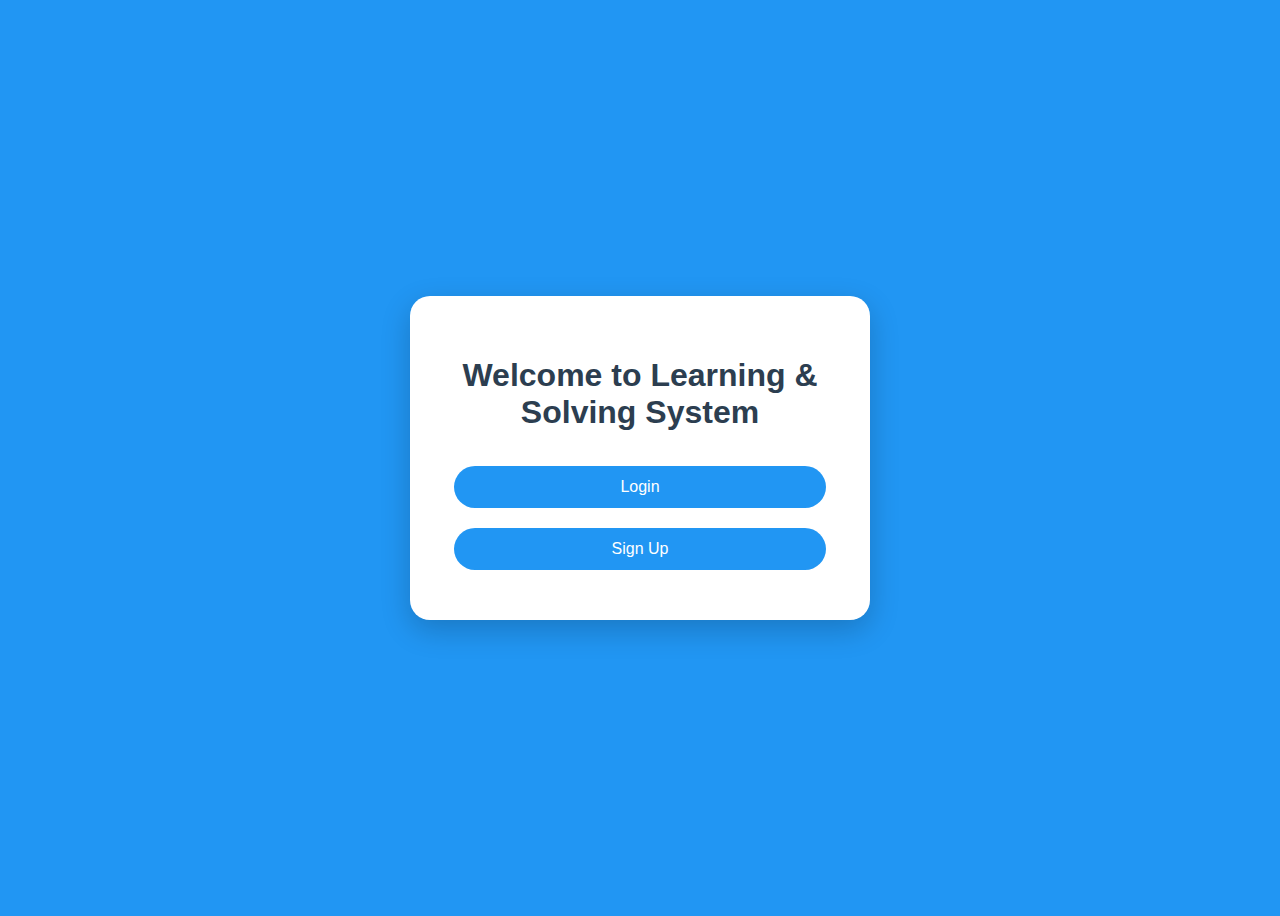
<file: home.html>
<!DOCTYPE html>
<html lang="en">
<head>
    <meta charset="UTF-8">
    <meta name="viewport" content="width=device-width, initial-scale=1.0">
    <title>Learning and Solving System</title>
    <link rel="stylesheet" href="style.css">
</head>
<body>
    <div class="container">
        <h1>Welcome to Learning & Solving System</h1>
        <div class="buttons">
            <a href="login.html" class="btn">Login</a>
            <a href="signup.html" class="btn">Sign Up</a>
        </div>
    </div>
    <script>
    document.addEventListener('DOMContentLoaded', function () {
        const form = document.querySelector("form");
        form.addEventListener("submit", function (e) {
            e.preventDefault(); // prevent page refresh for demo

            const role = document.getElementById("role").value;
            const name = document.getElementById("email").value.split('@')[0];

            alert(`Welcome ${name}! You are logged in as a ${role.toUpperCase()}.`);
        });
    });
</script>

</body>
</html>
</file>
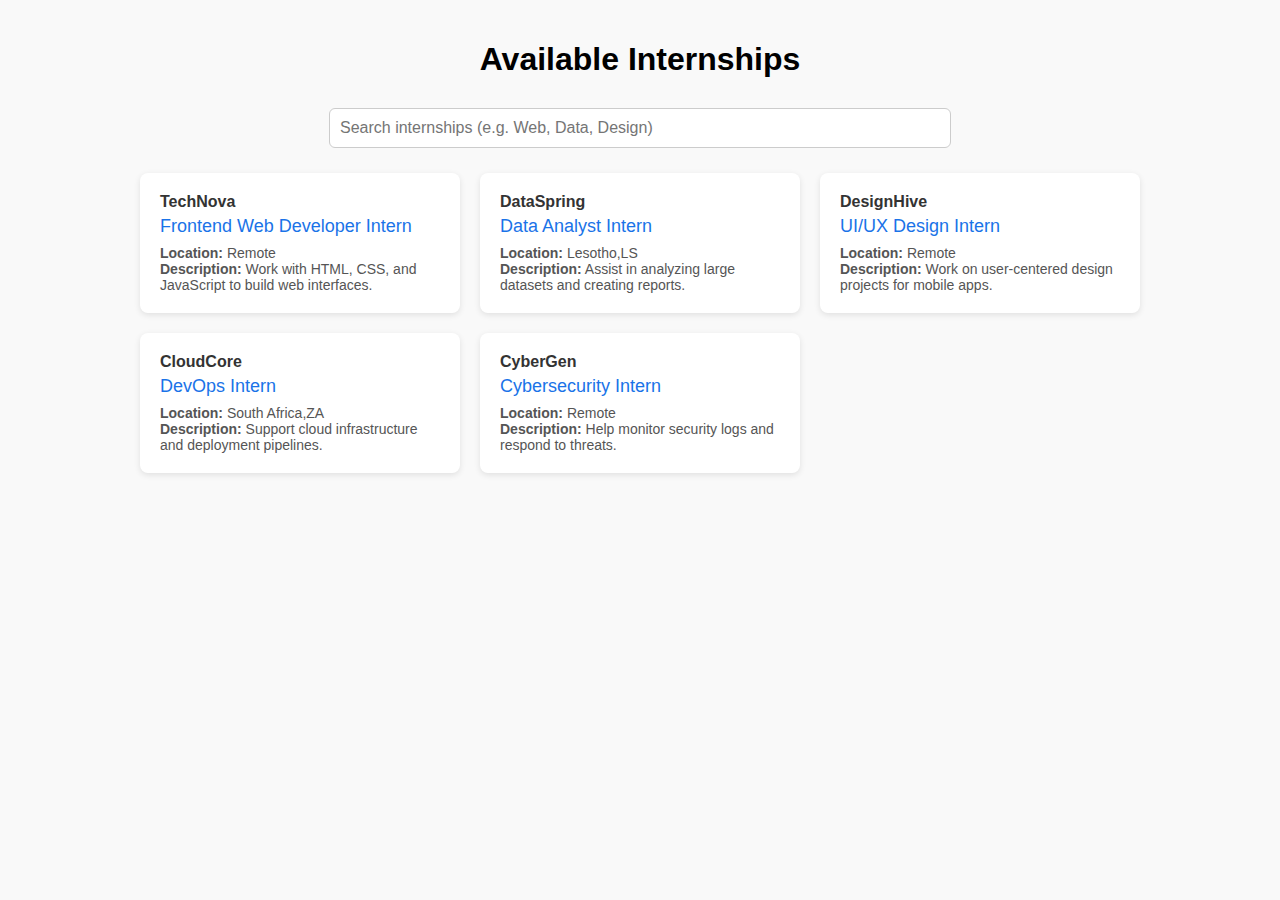
<file: intenship.html>
<!DOCTYPE html>
<html lang="en">
<head>
  <meta charset="UTF-8">
  <meta name="viewport" content="width=device-width, initial-scale=1">
  <title>Internship Opportunities</title>
  <style>
    body {
      font-family: Arial, sans-serif;
      background: #f9f9f9;
      margin: 0;
      padding: 20px;
    }

    .container {
      max-width: 1000px;
      margin: auto;
    }

    h1 {
      text-align: center;
      margin-bottom: 30px;
    }

    .search-bar {
      margin-bottom: 25px;
      text-align: center;
    }

    .search-bar input {
      width: 60%;
      padding: 10px;
      border-radius: 6px;
      border: 1px solid #ccc;
      font-size: 16px;
    }

    .internship-list {
      display: grid;
      grid-template-columns: repeat(auto-fit, minmax(300px, 1fr));
      gap: 20px;
    }

    .internship-card {
      background: white;
      padding: 20px;
      border-radius: 8px;
      box-shadow: 0 2px 6px rgba(0,0,0,0.1);
      transition: 0.3s ease;
    }

    .internship-card:hover {
      transform: translateY(-5px);
    }

    .company {
      font-weight: bold;
      color: #333;
      margin-bottom: 5px;
    }

    .position {
      font-size: 18px;
      margin-bottom: 8px;
      color: #1a73e8;
    }

    .details {
      color: #555;
      font-size: 14px;
    }
  </style>
</head>
<body>

<div class="container">
  <h1>Available Internships</h1>

  <div class="search-bar">
    <input type="text" id="searchInput" placeholder="Search internships (e.g. Web, Data, Design)" onkeyup="filterInternships()">
  </div>

  <div class="internship-list" id="internshipList">
    <!-- Internship cards will go here -->
  </div>
</div>

<script>
  const internships = [
    {
      company: "TechNova",
      position: "Frontend Web Developer Intern",
      location: "Remote",
      description: "Work with HTML, CSS, and JavaScript to build web interfaces."
    },
    {
      company: "DataSpring",
      position: "Data Analyst Intern",
      location: "Lesotho,LS",
      description: "Assist in analyzing large datasets and creating reports."
    },
    {
      company: "DesignHive",
      position: "UI/UX Design Intern",
      location: "Remote",
      description: "Work on user-centered design projects for mobile apps."
    },
    {
      company: "CloudCore",
      position: "DevOps Intern",
      location: "South Africa,ZA",
      description: "Support cloud infrastructure and deployment pipelines."
    },
    {
      company: "CyberGen",
      position: "Cybersecurity Intern",
      location: "Remote",
      description: "Help monitor security logs and respond to threats."
    }
  ];

  function renderInternships(list) {
    const container = document.getElementById('internshipList');
    container.innerHTML = "";

    list.forEach((item) => {
      const card = document.createElement("div");
      card.className = "internship-card";
      card.innerHTML = `
        <div class="company">${item.company}</div>
        <div class="position">${item.position}</div>
        <div class="details"><strong>Location:</strong> ${item.location}</div>
        <div class="details"><strong>Description:</strong> ${item.description}</div>
      `;
      container.appendChild(card);
    });
  }

  function filterInternships() {
    const keyword = document.getElementById("searchInput").value.toLowerCase();
    const filtered = internships.filter(item =>
      item.company.toLowerCase().includes(keyword) ||
      item.position.toLowerCase().includes(keyword) ||
      item.description.toLowerCase().includes(keyword)
    );
    renderInternships(filtered);
  }

  // Initial render
  renderInternships(internships);
</script>

</body>
</html>
</file>
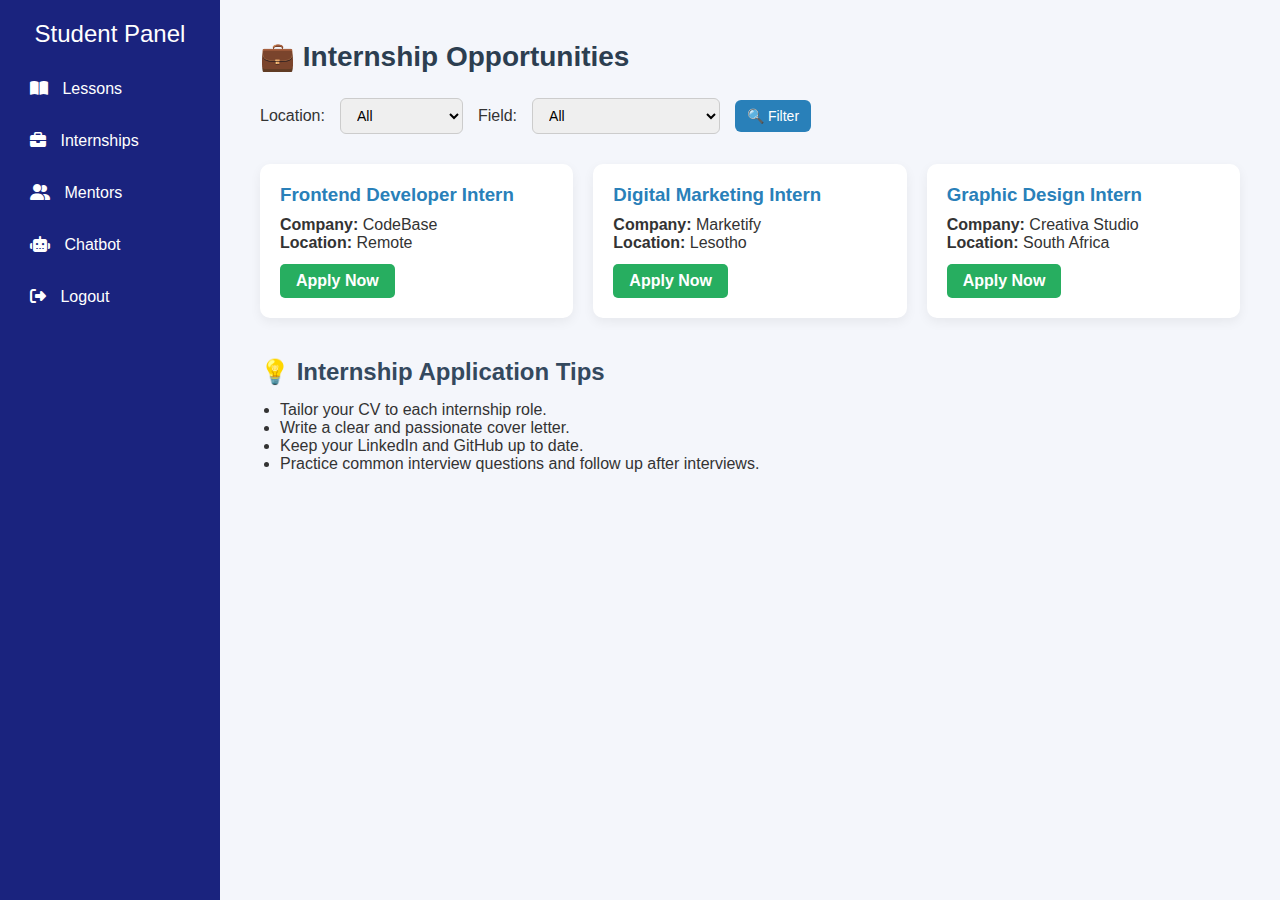
<file: intern.html>
<!DOCTYPE html>
<html lang="en">
<head>
  <meta charset="UTF-8" />
  <meta name="viewport" content="width=device-width, initial-scale=1.0"/>
  <title>Internships</title>
  <link rel="stylesheet" href="https://cdnjs.cloudflare.com/ajax/libs/font-awesome/6.5.0/css/all.min.css"/>
  <style>
    * {
      box-sizing: border-box;
      margin: 0;
      padding: 0;
    }

    body {
      font-family: 'Segoe UI', Tahoma, Geneva, Verdana, sans-serif;
      background-color: #f4f6fb;
      color: #333333;
    }

    .container {
      display: flex;
      min-height: 100vh;
    }

/* Sidebar */
.sidebar {
  width: 220px;
  background: #1a237e;
  color: white;
  padding: 20px;
}

.sidebar .logo {
  font-size: 24px;
  margin-bottom: 20px;
  text-align: center;
}

.sidebar nav a {
  display: block;
  color: white;
  padding: 12px 10px;
  margin-bottom: 10px;
  text-decoration: none;
  border-radius: 5px;
  transition: background 0.3s;
}

.sidebar nav a i {
  margin-right: 10px;
}

.sidebar nav a:hover {
  background: #3949ab;
}
    .main-content {
      flex: 1;
      padding: 40px;
    }

    h1 {
      font-size: 28px;
      margin-bottom: 25px;
      color: #2c3e50;
    }

    .filters {
      display: flex;
      align-items: center;
      gap: 15px;
      margin-bottom: 30px;
      flex-wrap: wrap;
    }

    .filters select,
    .filters button {
      padding: 8px 12px;
      font-size: 14px;
      border-radius: 6px;
      border: 1px solid #ccc;
    }

    .filters button {
      background-color: #2980b9;
      color: white;
      border: none;
      cursor: pointer;
    }

    .internship-list {
      display: grid;
      grid-template-columns: repeat(auto-fit, minmax(280px, 1fr));
      gap: 20px;
      margin-bottom: 40px;
    }

    .internship-card {
      background: white;
      padding: 20px;
      border-radius: 10px;
      box-shadow: 0 4px 12px rgba(0,0,0,0.06);
      transition: transform 0.2s;
    }

    .internship-card:hover {
      transform: translateY(-5px);
    }

    .internship-card h3 {
      color: #2980b9;
      margin-bottom: 10px;
    }

    .apply-btn {
      display: inline-block;
      margin-top: 12px;
      background: #27ae60;
      color: white;
      padding: 8px 16px;
      border-radius: 5px;
      text-decoration: none;
      font-weight: bold;
      transition: background 0.3s;
    }

    .apply-btn:hover {
      background: #1e8449;
    }

    .tips, .featured-companies {
      margin-bottom: 40px;
    }

    .tips h2, .featured-companies h2 {
      margin-bottom: 15px;
      color: #34495e;
    }

    .tips ul {
      padding-left: 20px;
      list-style: disc;
    }

    .company-logos {
      display: flex;
      gap: 20px;
      align-items: center;
    }

    .company-logos img {
      height: 45px;
      border-radius: 6px;
      background: white;
      padding: 5px;
      box-shadow: 0 2px 6px rgba(0,0,0,0.1);
    }

    @media (max-width: 768px) {
      .container {
        flex-direction: column;
      }

      .sidebar {
        flex-direction: row;
        justify-content: space-around;
        padding: 15px;
      }

      .sidebar nav a {
        margin: 0;
        font-size: 14px;
      }
    }
  </style>
</head>
<body>
  <div class="container">
    <!-- Sidebar -->
     <aside class="sidebar">
      <div class="logo">Student Panel</div>
      <nav>
        <a href="lessons.html"><i class="fas fa-book-open"></i> Lessons</a>
        <a href="intern.html"><i class="fas fa-briefcase"></i> Internships</a>
        <a href="mentor_dashboard.html"><i class="fas fa-user-friends"></i> Mentors</a>
        <a href="chatbot.html"><i class="fas fa-robot"></i> Chatbot</a>
        <a href="login.html"><i class="fas fa-sign-out-alt"></i> Logout</a>
      </nav>
    </aside>
    <!-- Main Content -->
    <main class="main-content">
      <h1>💼 Internship Opportunities</h1>

      <section class="filters">
        <label for="location">Location:</label>
        <select id="location">
          <option>All</option>
          <option>Remote</option>
          <option>Lesotho</option>
          <option>South Africa</option>
        </select>

        <label for="field">Field:</label>
        <select id="field">
          <option>All</option>
          <option>Software Development</option>
          <option>Marketing</option>
          <option>Design</option>
          <option>Data Analysis</option>
        </select>

        <button>🔍 Filter</button>
      </section>

      <section class="internship-list">
        <div class="internship-card">
          <h3>Frontend Developer Intern</h3>
          <p><strong>Company:</strong> CodeBase</p>
          <p><strong>Location:</strong> Remote</p>
          <a href="#" class="apply-btn">Apply Now</a>
        </div>

        <div class="internship-card">
          <h3>Digital Marketing Intern</h3>
          <p><strong>Company:</strong> Marketify</p>
          <p><strong>Location:</strong> Lesotho</p>
          <a href="#" class="apply-btn">Apply Now</a>
        </div>

        <div class="internship-card">
          <h3>Graphic Design Intern</h3>
          <p><strong>Company:</strong> Creativa Studio</p>
          <p><strong>Location:</strong> South Africa</p>
          <a href="#" class="apply-btn">Apply Now</a>
        </div>
      </section>

      <section class="tips">
        <h2>💡 Internship Application Tips</h2>
        <ul>
          <li>Tailor your CV to each internship role.</li>
          <li>Write a clear and passionate cover letter.</li>
          <li>Keep your LinkedIn and GitHub up to date.</li>
          <li>Practice common interview questions and follow up after interviews.</li>
        </ul>
      </section>

 
    </main>
  </div>
</body>
</html>
</file>
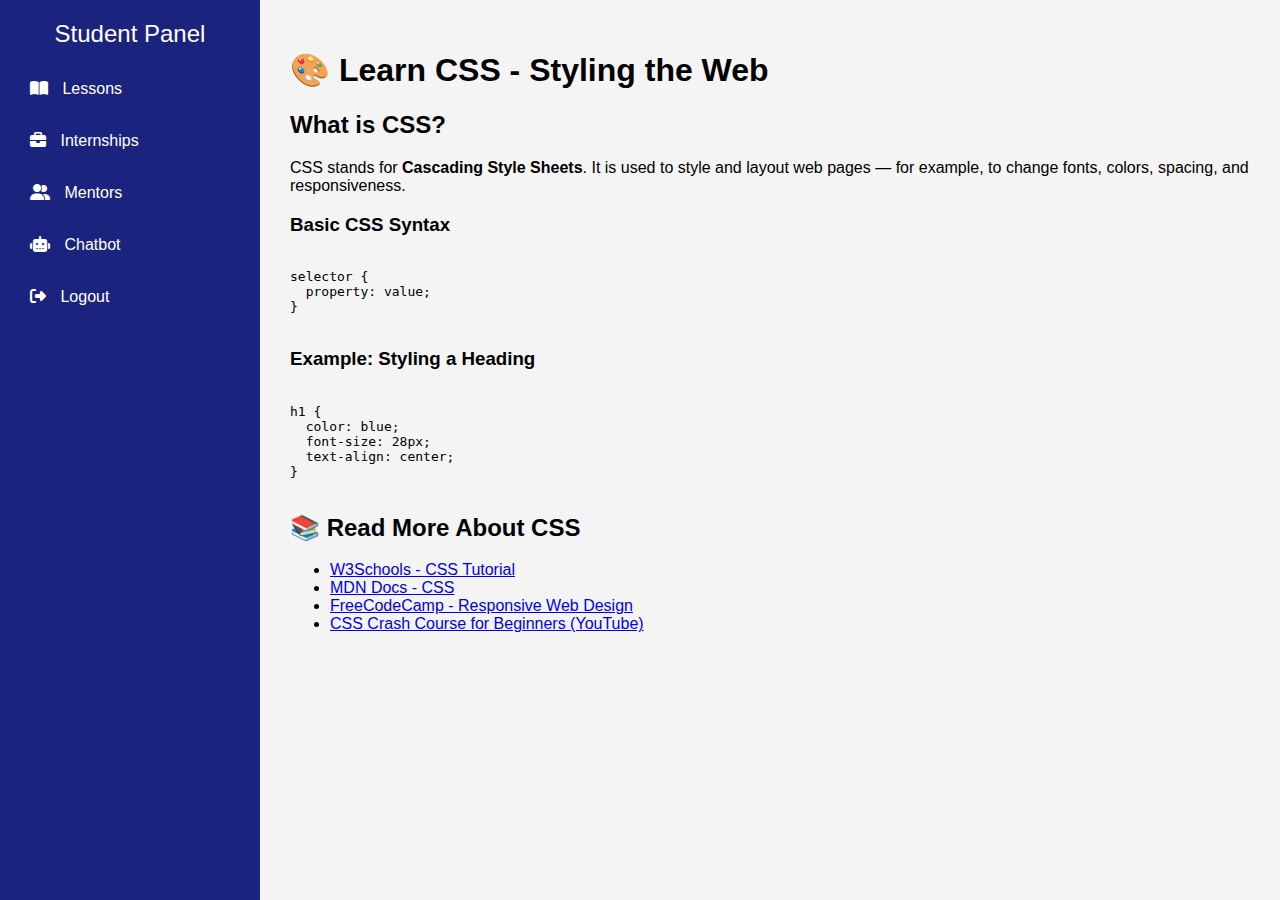
<file: learn_css.html>
<!DOCTYPE html>
<html lang="en">
<head>
  <meta charset="UTF-8" />
  <meta name="viewport" content="width=device-width, initial-scale=1.0"/>
  <title>Learn CSS</title>
  <link rel="stylesheet" href="learn.css.css"/>
  <link rel="stylesheet" href="https://cdnjs.cloudflare.com/ajax/libs/font-awesome/6.5.0/css/all.min.css"/>
</head>
<body>
  <div class="container">
    <!-- Sidebar -->
     <aside class="sidebar">
      <div class="logo">Student Panel</div>
      <nav>
        <a href="lessons.html"><i class="fas fa-book-open"></i> Lessons</a>
        <a href="intern.html"><i class="fas fa-briefcase"></i> Internships</a>
        <a href="student_mentor.html"><i class="fas fa-user-friends"></i> Mentors</a>
        <a href="chatbot.html"><i class="fas fa-robot"></i> Chatbot</a>
        <a href="login.html"><i class="fas fa-sign-out-alt"></i> Logout</a>
      </nav>
    </aside>

    <!-- Main Content -->
    <main class="main-content">
      <h1>🎨 Learn CSS - Styling the Web</h1>

      <section class="basics">
        <h2>What is CSS?</h2>
        <p>CSS stands for <strong>Cascading Style Sheets</strong>. It is used to style and layout web pages — for example, to change fonts, colors, spacing, and responsiveness.</p>

        <h3>Basic CSS Syntax</h3>
        <pre><code>
selector {
  property: value;
}
        </code></pre>

        <h3>Example: Styling a Heading</h3>
        <pre><code>
h1 {
  color: blue;
  font-size: 28px;
  text-align: center;
}
        </code></pre>
      </section>

      <section class="resources">
        <h2>📚 Read More About CSS</h2>
        <ul>
          <li><a href="https://www.w3schools.com/css/" target="_blank">W3Schools - CSS Tutorial</a></li>
          <li><a href="https://developer.mozilla.org/en-US/docs/Web/CSS" target="_blank">MDN Docs - CSS</a></li>
          <li><a href="https://www.freecodecamp.org/learn/responsive-web-design/" target="_blank">FreeCodeCamp - Responsive Web Design</a></li>
          <li><a href="https://www.youtube.com/watch?v=yfoY53QXEnI" target="_blank">CSS Crash Course for Beginners (YouTube)</a></li>
        </ul>
      </section>
    </main>
  </div>
</body>
</html>
</file>
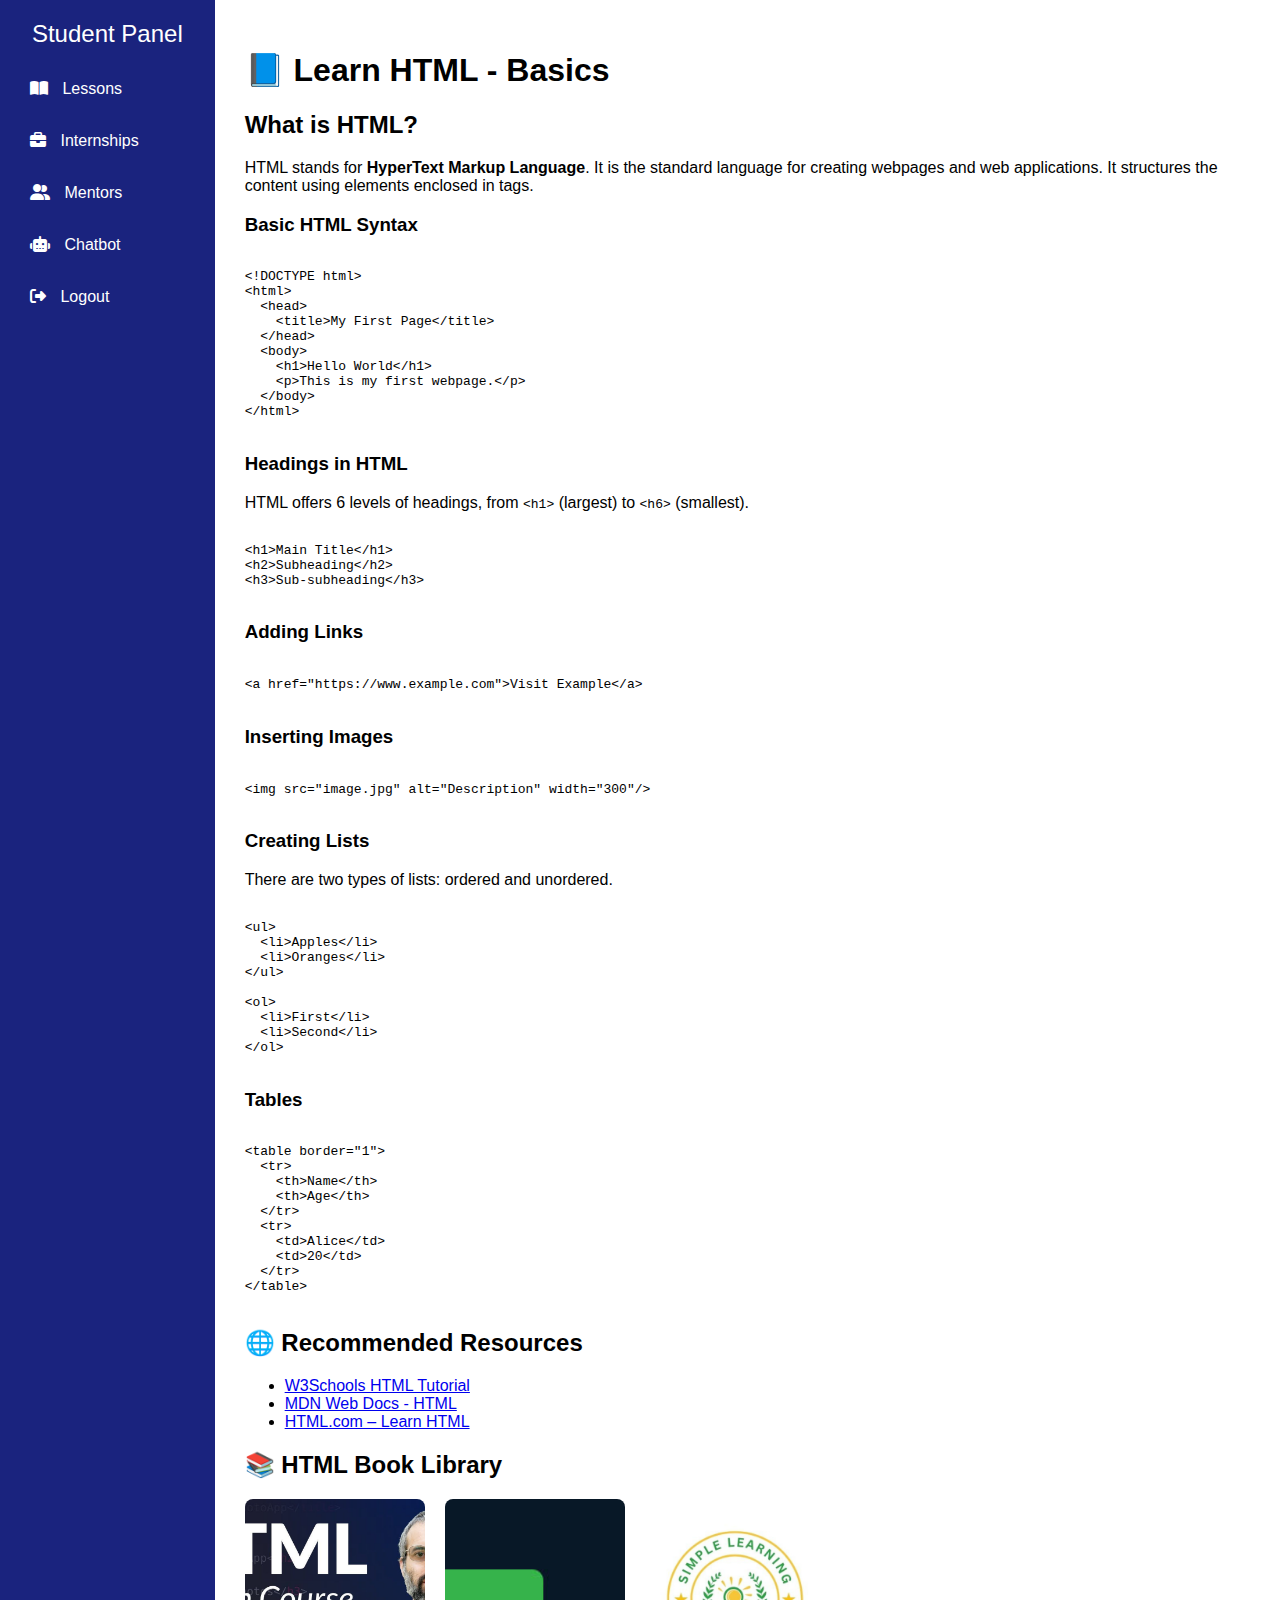
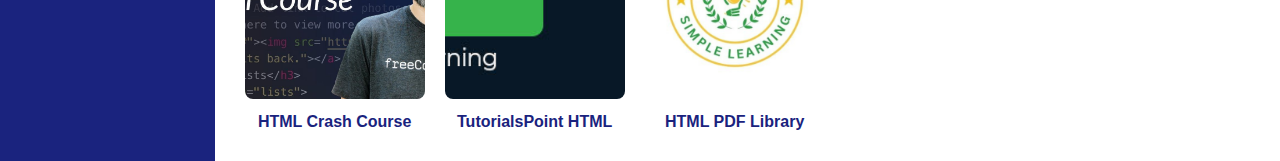
<file: learn_html.html>
<!DOCTYPE html>
<html lang="en">
<head>
  <meta charset="UTF-8" />
  <meta name="viewport" content="width=device-width, initial-scale=1.0"/>
  <title>Learn HTML</title>
  <link rel="stylesheet" href="learn.css" />

  <!-- Font Awesome (Latest version recommended) -->
  <link rel="stylesheet" href="https://cdnjs.cloudflare.com/ajax/libs/font-awesome/6.5.0/css/all.min.css"/>
</head>
<body>
  <div class="container">
    <!-- Sidebar -->
    <aside class="sidebar">
      <div class="logo">Student Panel</div>
      <nav>
        <a href="lessons.html"><i class="fas fa-book-open"></i> Lessons</a>
        <a href="intern.html"><i class="fas fa-briefcase"></i> Internships</a>
        <a href="student_dashboard.html"><i class="fas fa-user-friends"></i> Mentors</a>
        <a href="chatbot.html"><i class="fas fa-robot"></i> Chatbot</a>
        <a href="login.html"><i class="fas fa-sign-out-alt"></i> Logout</a>
      </nav>
    </aside>

  <main class="main-content">
  <h1>📘 Learn HTML - Basics</h1>

  <section class="basics">
    <h2>What is HTML?</h2>
    <p>HTML stands for <strong>HyperText Markup Language</strong>. It is the standard language for creating webpages and web applications. It structures the content using elements enclosed in tags.</p>

    <h3>Basic HTML Syntax</h3>
    <pre><code>
&lt;!DOCTYPE html&gt;
&lt;html&gt;
  &lt;head&gt;
    &lt;title&gt;My First Page&lt;/title&gt;
  &lt;/head&gt;
  &lt;body&gt;
    &lt;h1&gt;Hello World&lt;/h1&gt;
    &lt;p&gt;This is my first webpage.&lt;/p&gt;
  &lt;/body&gt;
&lt;/html&gt;
    </code></pre>

    <h3>Headings in HTML</h3>
    <p>HTML offers 6 levels of headings, from <code>&lt;h1&gt;</code> (largest) to <code>&lt;h6&gt;</code> (smallest).</p>
    <pre><code>
&lt;h1&gt;Main Title&lt;/h1&gt;
&lt;h2&gt;Subheading&lt;/h2&gt;
&lt;h3&gt;Sub-subheading&lt;/h3&gt;
    </code></pre>

    <h3>Adding Links</h3>
    <pre><code>
&lt;a href="https://www.example.com"&gt;Visit Example&lt;/a&gt;
    </code></pre>

    <h3>Inserting Images</h3>
    <pre><code>
&lt;img src="image.jpg" alt="Description" width="300"/&gt;
    </code></pre>

    <h3>Creating Lists</h3>
    <p>There are two types of lists: ordered and unordered.</p>
    <pre><code>
&lt;ul&gt;
  &lt;li&gt;Apples&lt;/li&gt;
  &lt;li&gt;Oranges&lt;/li&gt;
&lt;/ul&gt;

&lt;ol&gt;
  &lt;li&gt;First&lt;/li&gt;
  &lt;li&gt;Second&lt;/li&gt;
&lt;/ol&gt;
    </code></pre>

    <h3>Tables</h3>
    <pre><code>
&lt;table border="1"&gt;
  &lt;tr&gt;
    &lt;th&gt;Name&lt;/th&gt;
    &lt;th&gt;Age&lt;/th&gt;
  &lt;/tr&gt;
  &lt;tr&gt;
    &lt;td&gt;Alice&lt;/td&gt;
    &lt;td&gt;20&lt;/td&gt;
  &lt;/tr&gt;
&lt;/table&gt;
    </code></pre>
  </section>

      <section class="recommendations">
        <h2>🌐 Recommended Resources</h2>
        <ul>
          <li><a href="https://www.w3schools.com/html/" target="_blank">W3Schools HTML Tutorial</a></li>
          <li><a href="https://developer.mozilla.org/en-US/docs/Web/HTML" target="_blank">MDN Web Docs - HTML</a></li>
          <li><a href="https://html.com/" target="_blank">HTML.com – Learn HTML</a></li>
        </ul>
      </section>

      <section class="library">
        <h2>📚 HTML Book Library</h2>
        <div class="book-flex">
          <div class="book">
            <img src="ht-ml (1).jpeg" alt="HTML Book 1" />
            <a href="https://www.freecodecamp.org/news/html-crash-course/" target="_blank">HTML Crash Course</a>
          </div>
          <div class="book">
            <img src="html.jpg" alt="HTML Book 2" />
            <a href="https://www.tutorialspoint.com/html/index.htm" target="_blank">TutorialsPoint HTML</a>
          </div>
          <div class="book">
            <img src="co.griffin.snkqv--128-icon - Copy.png" alt="HTML PDF Books" />
            <a href="https://www.pdfdrive.com/html-books.html" target="_blank">HTML PDF Library</a>
          </div>
        </div>
      </section>
    </main>
  </div>
</body>
</html>
</file>
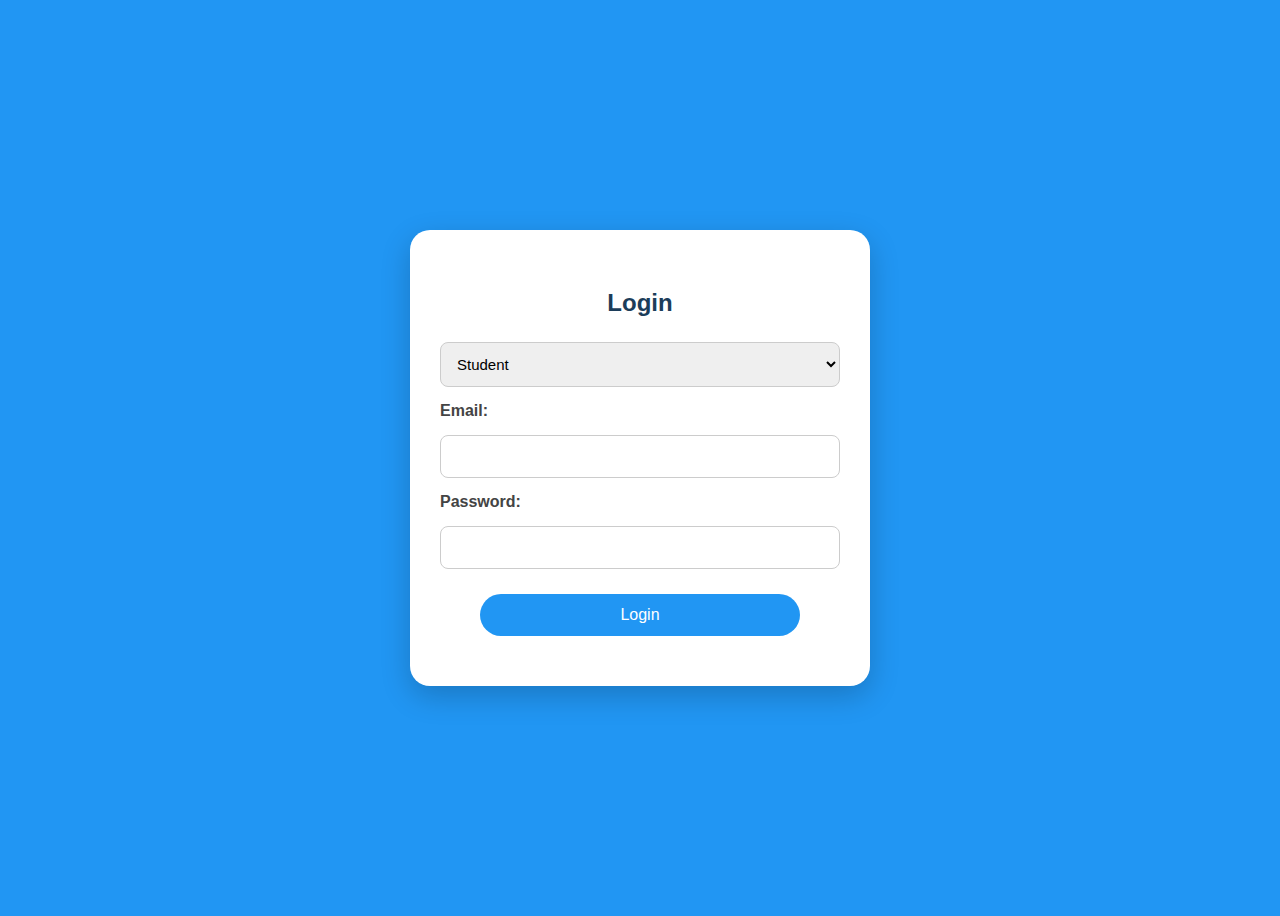
<file: login.html>
<!DOCTYPE html>
<html lang="en">
<head>
    <meta charset="UTF-8">
    <meta name="viewport" content="width=device-width, initial-scale=1.0">
    <title>Login - Learning System</title>
    <link rel="stylesheet" href="style.css">
</head>
<body>
    <div class="form-container">
        <h2>Login</h2>
        <form action="#" method="POST">
            <select id="role" name="role" required>
                <option value="student">Student</option>
                <option value="mentor">Mentor</option>
            </select>

            <label for="email">Email:</label>
            <input type="email" id="email" name="email" required>

            <label for="password">Password:</label>
            <input type="password" id="password" name="password" required>

            <button type="submit">Login</button>
        </form>
    </div>
</body>
</html>
</file>
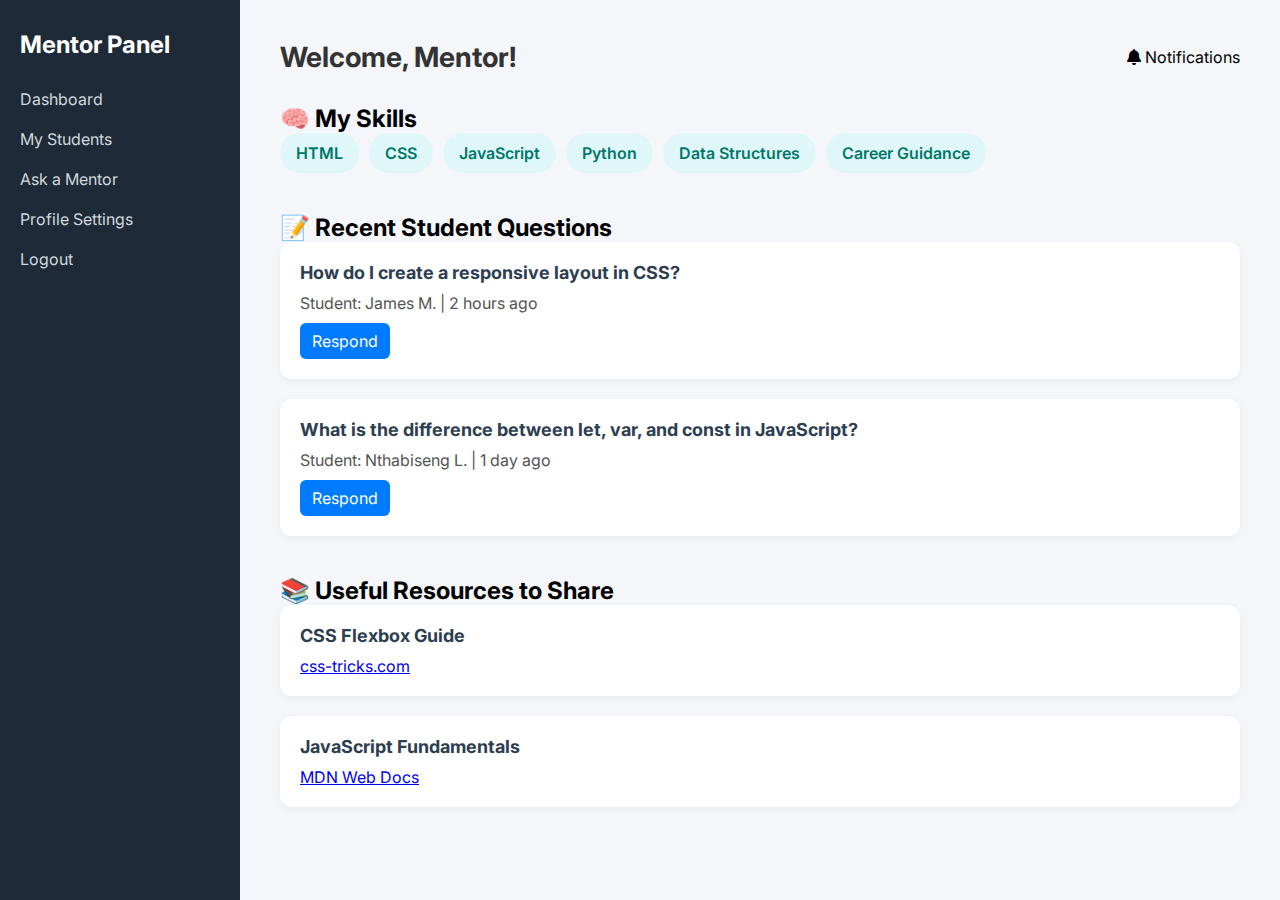
<file: mentor_dashboard.html>
<!DOCTYPE html>
<html lang="en">
<head>
  <meta charset="UTF-8" />
  <meta name="viewport" content="width=device-width, initial-scale=1.0" />
  <title>Mentor Dashboard</title>
  <link rel="stylesheet" href="https://cdnjs.cloudflare.com/ajax/libs/font-awesome/6.5.0/css/all.min.css" />
  <link href="https://fonts.googleapis.com/css2?family=Inter:wght@400;600;700&display=swap" rel="stylesheet">
  <style>
    * {
      margin: 0;
      padding: 0;
      box-sizing: border-box;
      font-family: 'Inter', sans-serif;
    }

    body {
      background-color: #f4f6f9;
      display: flex;
      min-height: 100vh;
    }

    .sidebar {
      width: 240px;
      background-color: #1e2a38;
      color: #fff;
      padding: 30px 20px;
    }

    .sidebar h2 {
      margin-bottom: 30px;
      font-size: 24px;
      font-weight: 700;
    }

    .sidebar a {
      display: block;
      color: #cfd8dc;
      text-decoration: none;
      margin-bottom: 20px;
      font-size: 16px;
    }

    .sidebar a:hover {
      color: #fff;
    }

    .main {
      flex: 1;
      padding: 40px;
    }

    .dashboard-header {
      display: flex;
      justify-content: space-between;
      align-items: center;
      margin-bottom: 30px;
    }

    .dashboard-header h1 {
      font-size: 28px;
      color: #333;
    }

    .skills, .questions, .resources {
      margin-bottom: 40px;
    }

    .skills ul {
      display: flex;
      gap: 10px;
      flex-wrap: wrap;
    }

    .skills li {
      list-style: none;
      background-color: #e0f7fa;
      color: #00796b;
      padding: 10px 16px;
      border-radius: 20px;
      font-weight: 600;
    }

    .questions .card, .resources .card {
      background-color: #fff;
      border-radius: 12px;
      padding: 20px;
      margin-bottom: 20px;
      box-shadow: 0 2px 8px rgba(0,0,0,0.05);
    }

    .card h3 {
      margin-bottom: 10px;
      font-size: 18px;
      color: #2c3e50;
    }

    .card p {
      color: #555;
    }

    .respond-btn {
      display: inline-block;
      margin-top: 10px;
      padding: 8px 12px;
      background-color: #007bff;
      color: #fff;
      text-decoration: none;
      border-radius: 6px;
    }

    .respond-btn:hover {
      background-color: #0056b3;
    }
  </style>
</head>
<body>
  <aside class="sidebar">
    <h2>Mentor Panel</h2>
    <a href="#">Dashboard</a>
    <a href="#">My Students</a>
    <a href="#">Ask a Mentor</a>
    <a href="#">Profile Settings</a>
    <a href="#">Logout</a>
  </aside>

  <main class="main">
    <div class="dashboard-header">
      <h1>Welcome, Mentor!</h1>
      <p><i class="fas fa-bell"></i> Notifications</p>
    </div>

    <section class="skills">
      <h2>🧠 My Skills</h2>
      <ul>
        <li>HTML</li>
        <li>CSS</li>
        <li>JavaScript</li>
        <li>Python</li>
        <li>Data Structures</li>
        <li>Career Guidance</li>
      </ul>
    </section>

    <section class="questions">
      <h2>📝 Recent Student Questions</h2>

      <div class="card">
        <h3>How do I create a responsive layout in CSS?</h3>
        <p>Student: James M. | 2 hours ago</p>
        <a href="#" class="respond-btn">Respond</a>
      </div>

      <div class="card">
        <h3>What is the difference between let, var, and const in JavaScript?</h3>
        <p>Student: Nthabiseng L. | 1 day ago</p>
        <a href="#" class="respond-btn">Respond</a>
      </div>
    </section>

    <section class="resources">
      <h2>📚 Useful Resources to Share</h2>

      <div class="card">
        <h3>CSS Flexbox Guide</h3>
        <p><a href="https://css-tricks.com/snippets/css/a-guide-to-flexbox/" target="_blank">css-tricks.com</a></p>
      </div>

      <div class="card">
        <h3>JavaScript Fundamentals</h3>
        <p><a href="https://developer.mozilla.org/en-US/docs/Web/JavaScript/Guide" target="_blank">MDN Web Docs</a></p>
      </div>
    </section>
  </main>
</body>
</html>
</file>
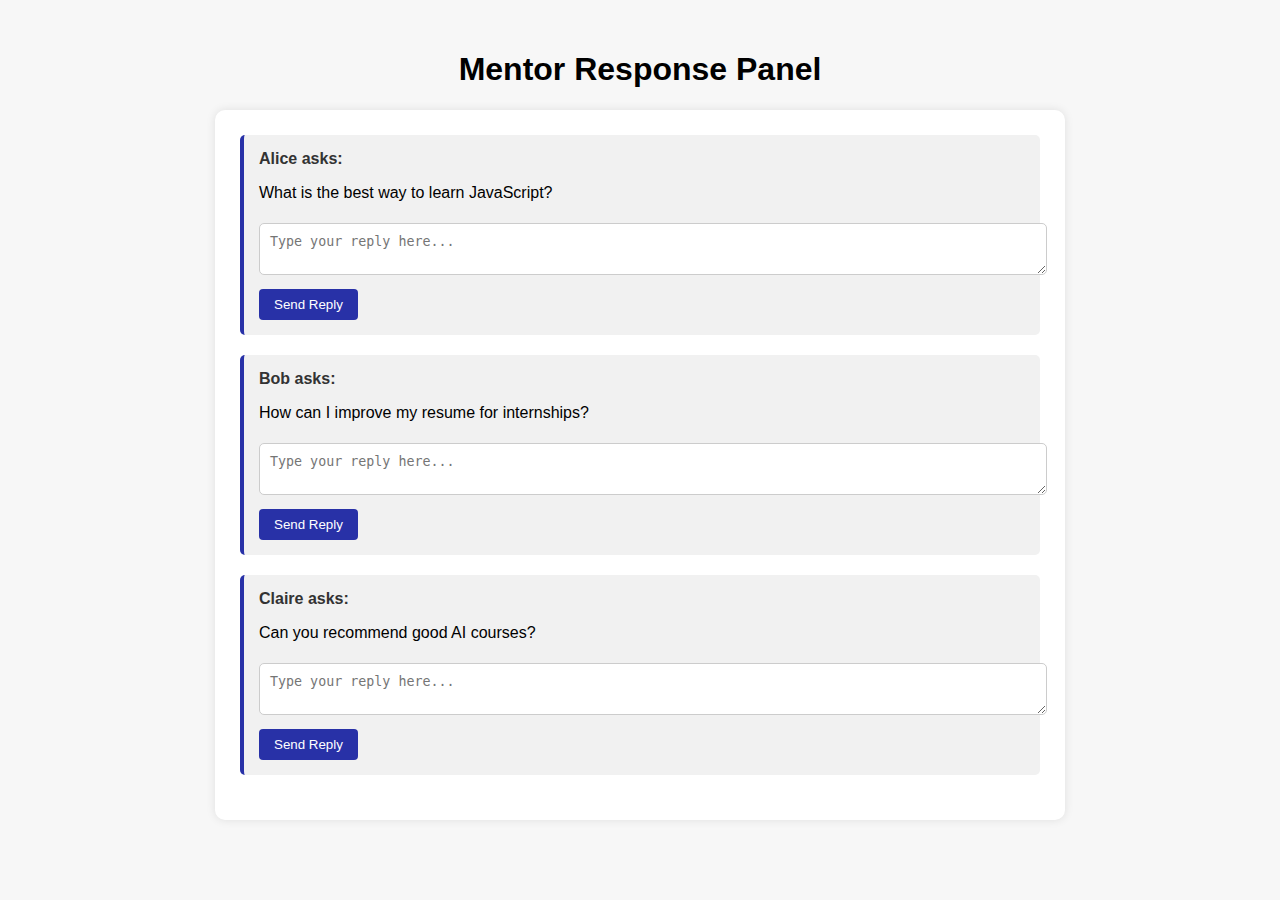
<file: mentormentor.html>
<!DOCTYPE html>
<html lang="en">
<head>
  <meta charset="UTF-8">
  <title>Mentor Reply Page</title>
  <style>
    body {
      font-family: Arial, sans-serif;
      background: #f7f7f7;
      margin: 0;
      padding: 30px;
    }

    h1 {
      text-align: center;
    }

    .container {
      max-width: 800px;
      margin: auto;
      background: #fff;
      padding: 25px;
      border-radius: 10px;
      box-shadow: 0 0 10px rgba(0,0,0,0.1);
    }

    .message {
      border-left: 4px solid #2831a7;
      background: #f1f1f1;
      padding: 15px;
      margin-bottom: 20px;
      border-radius: 5px;
    }

    .message strong {
      color: #333;
    }

    .reply-box {
      margin-top: 10px;
    }

    textarea {
      width: 100%;
      padding: 10px;
      margin-top: 5px;
      margin-bottom: 10px;
      border: 1px solid #ccc;
      border-radius: 5px;
      resize: vertical;
    }

    button {
      background: #2831a7;
      color: white;
      padding: 8px 15px;
      border: none;
      border-radius: 4px;
      cursor: pointer;
    }

    button:hover {
      background: #214388;
    }

    .answer {
      background: #e6ffe6;
      border-left: 4px solid #2831a7;
      padding: 10px;
      margin-top: 10px;
      border-radius: 5px;
    }

    .no-messages {
      text-align: center;
      color: gray;
    }
  </style>
</head>
<body>

  <h1>Mentor Response Panel</h1>
  <div class="container" id="messagesContainer">
    <!-- Messages will appear here -->
  </div>

  <script>
    // Simulated list of messages from students
    const messages = [
      { student: "Alice", question: "What is the best way to learn JavaScript?", answer: "" },
      { student: "Bob", question: "How can I improve my resume for internships?", answer: "" },
      { student: "Claire", question: "Can you recommend good AI courses?", answer: "" }
    ];

    const container = document.getElementById('messagesContainer');

    function renderMessages() {
      container.innerHTML = '';

      if (messages.length === 0) {
        container.innerHTML = '<p class="no-messages">No messages to display.</p>';
        return;
      }

      messages.forEach((msg, index) => {
        const messageEl = document.createElement('div');
        messageEl.className = 'message';

        messageEl.innerHTML = `
          <strong>${msg.student} asks:</strong>
          <p>${msg.question}</p>
          ${
            msg.answer
              ? `<div class="answer"><strong>Your reply:</strong><p>${msg.answer}</p></div>`
              : `
              <div class="reply-box">
                <textarea placeholder="Type your reply here..." rows="2" id="reply-${index}"></textarea>
                <button onclick="sendReply(${index})">Send Reply</button>
              </div>
              `
          }
        `;

        container.appendChild(messageEl);
      });
    }

    function sendReply(index) {
      const replyText = document.getElementById(`reply-${index}`).value.trim();
      if (replyText === '') {
        alert('Please enter a reply.');
        return;
      }
      messages[index].answer = replyText;
      renderMessages();
    }

    renderMessages();
  </script>
</body>
</html>
</file>
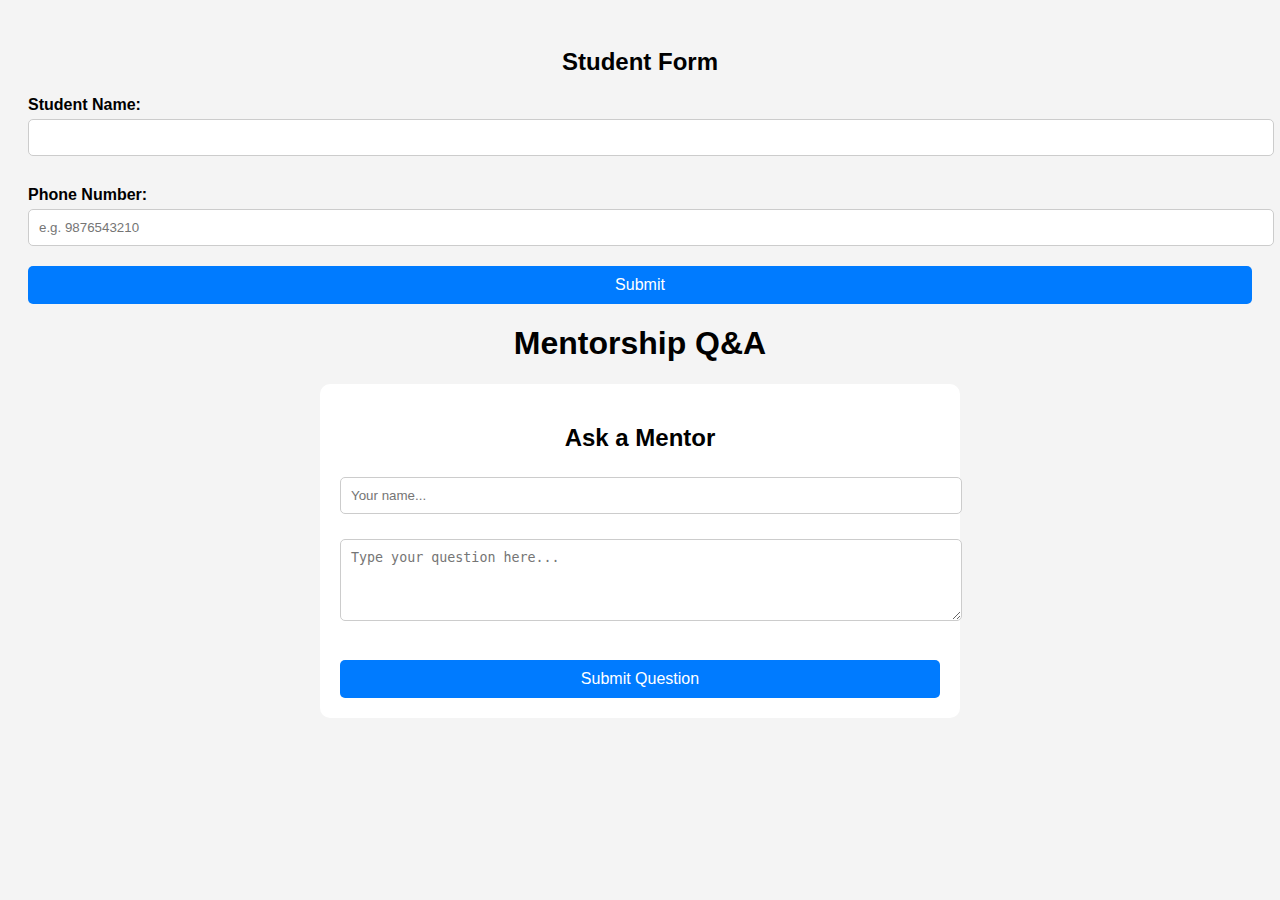
<file: mentoship234.html>
<!DOCTYPE html>
<html lang="en">
<head>
  <meta charset="UTF-8" />
  <title>Mentorship Q&A</title>
  <style>
    body {
      font-family: Arial, sans-serif;
      padding: 20px;
      background: #f4f4f4;
    }

    h1 {
      text-align: center;
    }

    .qa-section {
      max-width: 600px;
      margin: 0 auto;
      background: #fff;
      padding: 20px;
      border-radius: 10px;
    }

    textarea, input[type="text"] {
      width: 100%;
      padding: 10px;
      margin-top: 10px;
      margin-bottom: 15px;
      border: 1px solid #ccc;
      border-radius: 5px;
    }

    button {
      background-color: #007bff;
      color: white;
      padding: 10px 15px;
      border: none;
      cursor: pointer;
      border-radius: 5px;
    }

    .question {
      margin-top: 20px;
      padding: 10px;
      background: #f1f1f1;
      border-left: 4px solid #007bff;
    }

    .answer {
      margin-top: 10px;
      padding: 10px;
      background: #e6ffe6;
      border-left: 4px solid #28a745;
    }

    .response-box {
      margin-top: 10px;
    }

    .hidden {
      display: none;
    }
    
s
    .form-container {
      background-color: #fff;
      max-width: 400px;
      margin: auto;
      padding: 30px;
      border-radius: 10px;
      box-shadow: 0 0 10px rgba(0,0,0,0.1);
    }

    h2 {
      text-align: center;
      margin-bottom: 20px;
    }

    label {
      display: block;
      margin-top: 15px;
      font-weight: bold;
    }

    input[type="text"], input[type="tel"] {
      width: 100%;
      padding: 10px;
      margin-top: 5px;
      border: 1px solid #ccc;
      border-radius: 5px;
    }

    button {
      margin-top: 20px;
      width: 100%;
      background-color: #007bff;
      color: white;
      padding: 10px;
      border: none;
      border-radius: 5px;
      font-size: 16px;
      cursor: pointer;
    }

    button:hover {
      background-color: #0056b3;
    }

    .success {
      color: green;
      text-align: center;
      margin-top: 15px;
    }
  </style>

  <div class="form-container">
    <h2>Student Form</h2>
    <form id="studentForm">
      <label for="studentName">Student Name:</label>
      <input type="text" id="studentName" name="studentName" required />

     <label for="phoneNumber">Phone Number:</label>
      <input type="tel" id="phoneNumber" name="phoneNumber" pattern="[0-9]{10}" required placeholder="e.g. 9876543210"/>

      <button type="submit">Submit</button>
    </form>
    <div id="successMessage" class="success" style="display: none;">
      Form submitted successfully!
    </div>
  </div>
  <script>
    document.getElementById('studentForm').addEventListener('submit', function(e) {
      e.preventDefault();
      // Here you'd normally send the form data to a server

      // For now, just show a success message
      document.getElementById('successMessage').style.display = 'block';

      // Optionally clear the form
      this.reset();
    });
  </script>
  <h1>Mentorship Q&A</h1>

  <div class="qa-section">
    <h2>Ask a Mentor</h2>
    <input type="text" id="studentName" placeholder="Your name..." />
    <textarea id="questionText" placeholder="Type your question here..." rows="4"></textarea>
    <button onclick="submitQuestion()">Submit Question</button>

    <div id="qaArea"></div>
  </div>

  <script>
    function submitQuestion() {
      const name = document.getElementById('studentName').value.trim();
      const question = document.getElementById('questionText').value.trim();

      if (!name || !question) {
        alert("Please enter both name and question.");
        return;
      }

      const qaArea = document.getElementById('qaArea');

      const questionDiv = document.createElement('div');
      questionDiv.className = 'question';
      questionDiv.innerHTML = `<strong>${name} asks:</strong><br>${question}`;

      const answerDiv = document.createElement('div');
      answerDiv.className = 'answer hidden';
      answerDiv.innerHTML = `<strong>Mentor replies:</strong><br><span class="answerText"></span>`;

      const responseBox = document.createElement('div');
      responseBox.className = 'response-box';
      responseBox.innerHTML = `
        <textarea placeholder="Type your reply..." rows="2" class="replyInput"></textarea>
        <button onclick="postReply(this)">Reply</button>
      `;

      qaArea.appendChild(questionDiv);
      qaArea.appendChild(responseBox);
      qaArea.appendChild(answerDiv);

      // Clear form
      document.getElementById('studentName').value = '';
      document.getElementById('questionText').value = '';
    }

    function postReply(button) {
      const replyInput = button.previousElementSibling;
      const answerText = replyInput.value.trim();
      if (!answerText) {
        alert("Please type a reply.");
        return;
      }

      const answerDiv = button.parentElement.nextElementSibling;
      answerDiv.querySelector('.answerText').innerText = answerText;
      answerDiv.classList.remove('hidden');

      // Hide reply box after posting
      button.parentElement.remove();
    }
  </script>
</body>
</html>
</file>
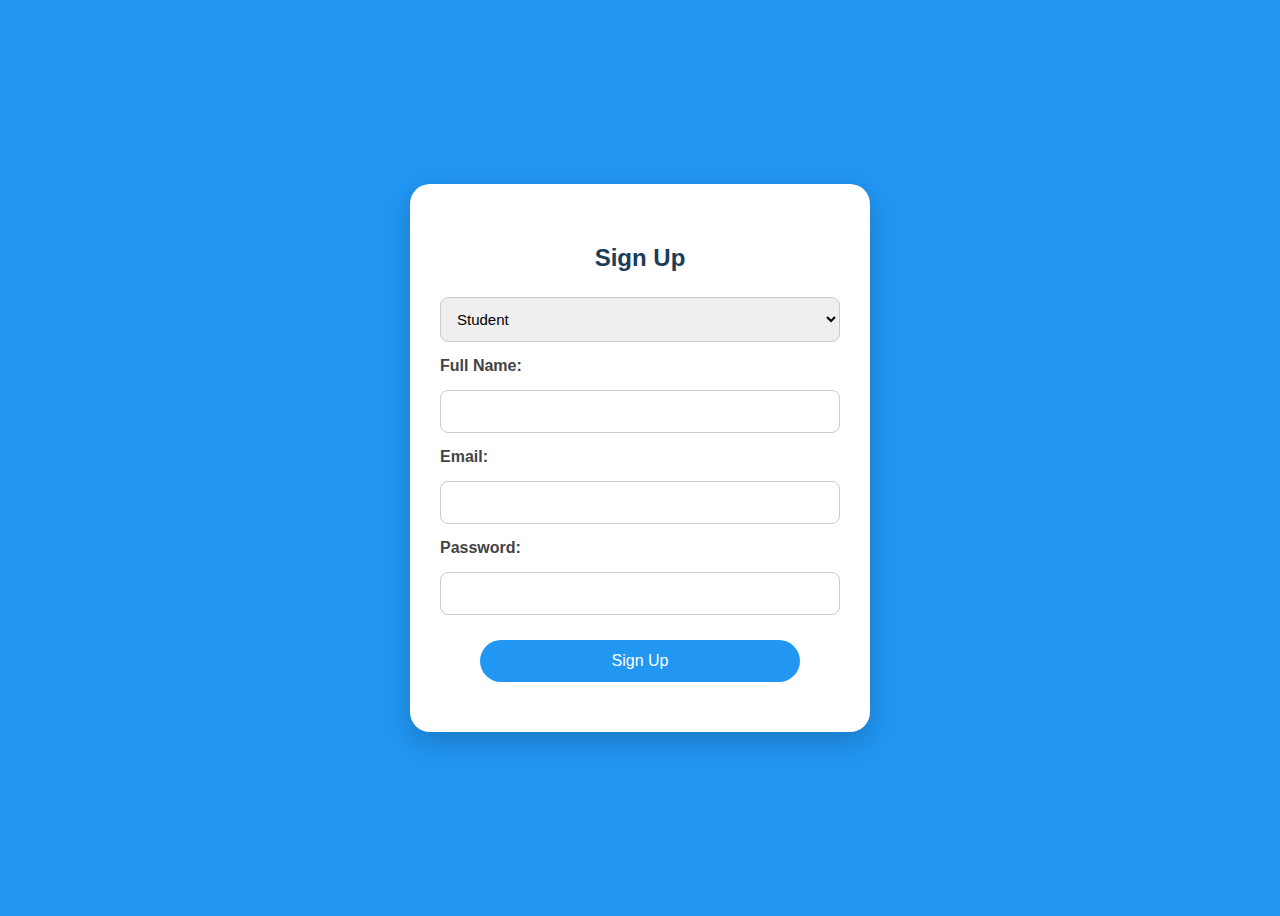
<file: signup.html>
<!DOCTYPE html>
<html lang="en">
<head>
    <meta charset="UTF-8">
    <meta name="viewport" content="width=device-width, initial-scale=1.0">
    <title>Sign Up - Learning System</title>
    <link rel="stylesheet" href="style.css">
</head>
<body>
    <div class="form-container">
        <h2>Sign Up</h2>
        <form action="#" method="POST">
            <select id="role" name="role" required>
                <option value="student">Student</option>
                <option value="mentor">Mentor</option>
            </select>

            <label for="name">Full Name:</label>
            <input type="text" id="name" name="name" required>

            <label for="email">Email:</label>
            <input type="email" id="email" name="email" required>

            <label for="password">Password:</label>
            <input type="password" id="password" name="password" required>

            <button type="submit">Sign Up</button>
        </form>
    </div>
</body>
</html>
</file>
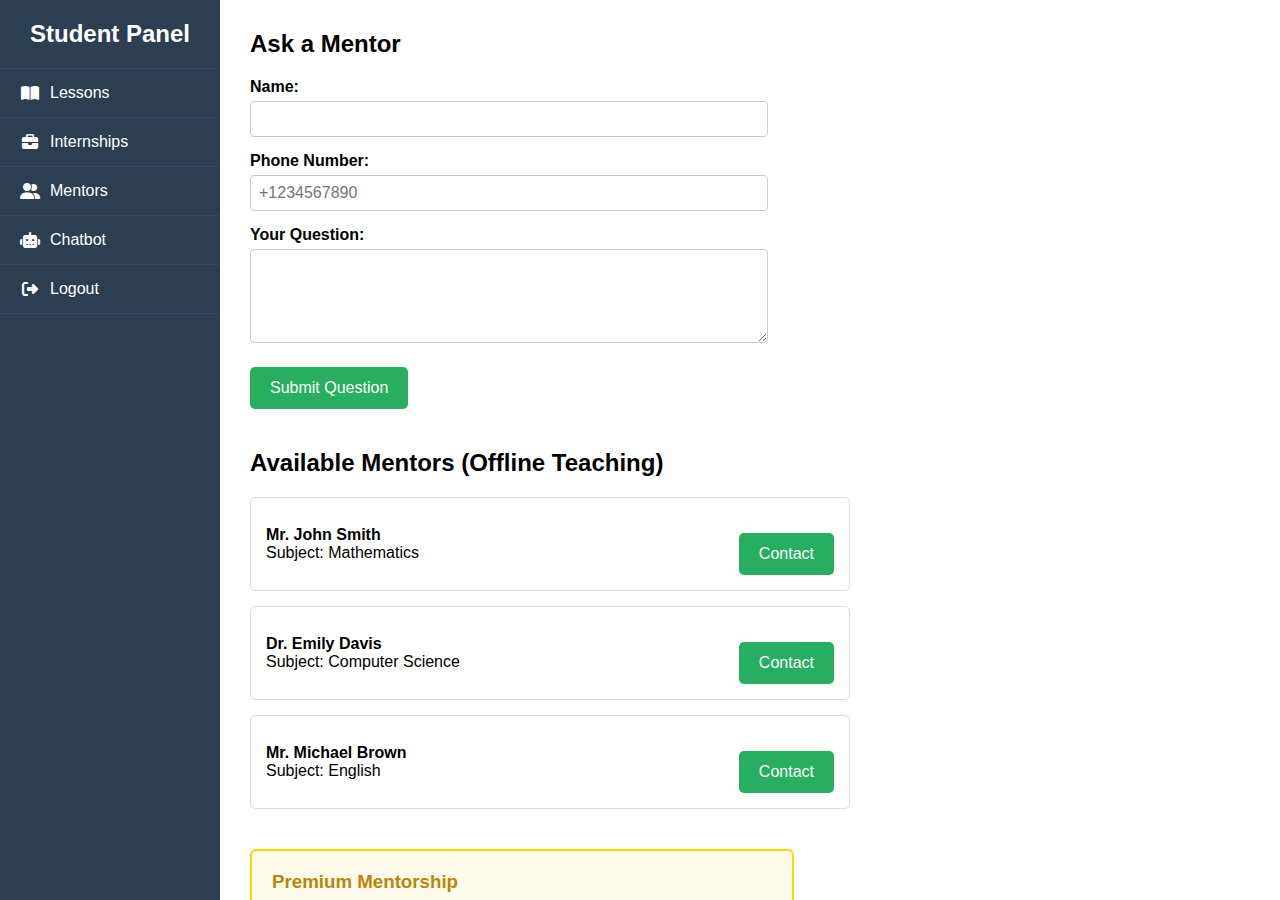
<file: student_mentor.html>
<!DOCTYPE html>
<html lang="en">
<head>
<meta charset="UTF-8" />
<meta name="viewport" content="width=device-width, initial-scale=1" />
<title>Student Mentor</title>
<link
  href="https://cdnjs.cloudflare.com/ajax/libs/font-awesome/6.5.0/css/all.min.css"
  rel="stylesheet"
/>
<style>
  body {
    margin: 0;
    font-family: Arial, sans-serif;
    display: flex;
    height: 100vh;
  }
  .sidebar {
    width: 220px;
    background: #2c3e50;
    color: white;
    display: flex;
    flex-direction: column;
  }
  .sidebar .logo {
    font-size: 24px;
    font-weight: bold;
    padding: 20px;
    text-align: center;
    border-bottom: 1px solid #34495e;
  }
  .sidebar nav a {
    color: white;
    text-decoration: none;
    padding: 15px 20px;
    display: flex;
    align-items: center;
    border-bottom: 1px solid #34495e;
    transition: background 0.3s;
  }
  .sidebar nav a:hover {
    background: #34495e;
  }
  .sidebar nav a i {
    margin-right: 10px;
    min-width: 20px;
    text-align: center;
  }

  main {
    flex: 1;
    padding: 30px;
    overflow-y: auto;
  }

  h2 {
    margin-top: 0;
  }

  form {
    max-width: 500px;
    margin-bottom: 40px;
  }

  label {
    display: block;
    margin-top: 15px;
    font-weight: bold;
  }

  input[type="text"],
  input[type="tel"],
  textarea {
    width: 100%;
    padding: 8px;
    margin-top: 5px;
    font-size: 16px;
    border: 1px solid #ccc;
    border-radius: 4px;
  }

  textarea {
    resize: vertical;
  }

  button {
    margin-top: 20px;
    background-color: #27ae60;
    color: white;
    border: none;
    padding: 12px 20px;
    font-size: 16px;
    border-radius: 5px;
    cursor: pointer;
  }

  button:hover {
    background-color: #219150;
  }

  .mentors-list {
    max-width: 600px;
  }

  .mentor-card {
    border: 1px solid #ddd;
    border-radius: 5px;
    padding: 15px;
    margin-bottom: 15px;
    display: flex;
    justify-content: space-between;
    align-items: center;
  }

  .mentor-info {
    flex-grow: 1;
  }

  .premium-section {
    max-width: 500px;
    border: 2px solid gold;
    padding: 20px;
    border-radius: 6px;
    background: #fffbea;
    margin-top: 40px;
  }

  .premium-section h3 {
    margin-top: 0;
    color: #b8860b;
  }

</style>
</head>
<body>

<aside class="sidebar">
  <div class="logo">Student Panel</div>
  <nav>
    <a href="lessons.html"><i class="fas fa-book-open"></i> Lessons</a>
    <a href="intern.html"><i class="fas fa-briefcase"></i> Internships</a>
    <a href="mentor_dashboard.html"><i class="fas fa-user-friends"></i> Mentors</a>
    <a href="chatbot.html"><i class="fas fa-robot"></i> Chatbot</a>
    <a href="login.html"><i class="fas fa-sign-out-alt"></i> Logout</a>
  </nav>
</aside>

<main>
  <h2>Ask a Mentor</h2>
  <form id="questionForm">
    <label for="studentName">Name:</label>
    <input type="text" id="studentName" name="studentName" required />

    <label for="phoneNumber">Phone Number:</label>
    <input type="tel" id="phoneNumber" name="phoneNumber" required pattern="[0-9+]{7,15}" placeholder="+1234567890" />

    <label for="question">Your Question:</label>
    <textarea id="question" name="question" rows="4" required></textarea>

    <button type="submit">Submit Question</button>
  </form>

  <h2>Available Mentors (Offline Teaching)</h2>
  <div class="mentors-list" id="mentorsList">
    <!-- Mentors will be listed here -->
  </div>

  <div class="premium-section">
    <h3>Premium Mentorship</h3>
    <p>Want to book an offline session with a mentor? Pay here to unlock the premium mentoring service.</p>
    <button id="payButton">Pay Now</button>
  </div>
</main>

<script>
  // Example mentors data (hardcoded, replace with real data or API)
  const mentors = [
    { id: 1, name: "Mr. John Smith", subject: "Mathematics", offlineAvailable: true },
    { id: 2, name: "Ms. Alice Johnson", subject: "Physics", offlineAvailable: false },
    { id: 3, name: "Dr. Emily Davis", subject: "Computer Science", offlineAvailable: true },
    { id: 4, name: "Mr. Michael Brown", subject: "English", offlineAvailable: true },
  ];

  const mentorsList = document.getElementById("mentorsList");

  // Display only mentors with offlineAvailable = true
  function displayMentors() {
    mentorsList.innerHTML = "";
    mentors
      .filter((mentor) => mentor.offlineAvailable)
      .forEach((mentor) => {
        const div = document.createElement("div");
        div.className = "mentor-card";
        div.innerHTML = `
          <div class="mentor-info">
            <strong>${mentor.name}</strong><br/>
            Subject: ${mentor.subject}
          </div>
          <button onclick="contactMentor(${mentor.id})">Contact</button>
        `;
        mentorsList.appendChild(div);
      });

    if (!mentors.some(m => m.offlineAvailable)) {
      mentorsList.innerHTML = "<p>No offline mentors available currently.</p>";
    }
  }

  function contactMentor(id) {
    const mentor = mentors.find(m => m.id === id);
    alert(`You selected to contact ${mentor.name}. Please use the premium service to book offline lessons.`);
  }

  // Handle form submission
  const questionForm = document.getElementById("questionForm");
  questionForm.addEventListener("submit", (e) => {
    e.preventDefault();
    const name = questionForm.studentName.value.trim();
    const phone = questionForm.phoneNumber.value.trim();
    const question = questionForm.question.value.trim();

    if (!name || !phone || !question) {
      alert("Please fill all fields.");
      return;
    }

    // For demo: just show alert. Replace with backend submission logic.
    alert(`Thanks ${name}! Your question has been submitted.\nWe will get back to you shortly.`);

    questionForm.reset();
  });

  // Handle premium pay button
  document.getElementById("payButton").addEventListener("click", () => {
    alert("Redirecting to payment gateway (demo). Implement payment integration here.");
  });

  displayMentors();
</script>

</body>
</html>
</file>
<file: learn.css.css>
body {
  margin: 0;
  font-family: 'Segoe UI', sans-serif;
  display: flex;
  background: #f4f6fa;
}

.container {
  display: flex;
  width: 100%;
  min-height: 100vh;
}

/* Sidebar */
.sidebar {
  width: 220px;
  background: #1a237e;
  color: white;
  padding: 20px;
}

.sidebar .logo {
  font-size: 24px;
  margin-bottom: 20px;
  text-align: center;
}

.sidebar nav a {
  display: block;
  color: white;
  padding: 12px 10px;
  margin-bottom: 10px;
  text-decoration: none;
  border-radius: 5px;
  transition: background 0.3s;
}

.sidebar nav a i {
  margin-right: 10px;
}

.sidebar nav a:hover {
  background: #3949ab;
}
/* Main Content */
.main-content {
  flex: 1;
  padding: 30px;
  background-color: #f4f4f4;
  overflow-y: auto;
}
</file>
<file: learn.css>
body {
  margin: 0;
  font-family: 'Segoe UI', sans-serif;
  display: flex;
  background: #f4f6fa;
}

.container {
  display: flex;
  width: 100%;
  min-height: 100vh;
}

/* Sidebar */
.sidebar {
  width: 220px;
  background: #1a237e;
  color: white;
  padding: 20px;
}

.sidebar .logo {
  font-size: 24px;
  margin-bottom: 20px;
  text-align: center;
}

.sidebar nav a {
  display: block;
  color: white;
  padding: 12px 10px;
  margin-bottom: 10px;
  text-decoration: none;
  border-radius: 5px;
  transition: background 0.3s;
}

.sidebar nav a i {
  margin-right: 10px;
}

.sidebar nav a:hover {
  background: #3949ab;
}

/* Main Content */
.main-content {
  flex-grow: 1;
  padding: 30px;
  background: white;
}

/* Book Flex */
.book-flex {
  display: flex;
  flex-wrap: wrap;
  gap: 20px;
}

.book {
  width: 180px;
  text-align: center;
}

.book img {
  width: 100%;
  height: 200px;
  object-fit: cover;
  border-radius: 8px;
}

.book a {
  display: block;
  margin-top: 10px;
  color: #1a237e;
  text-decoration: none;
  font-weight: bold;
}

.book a:hover {
  text-decoration: underline;
}
</file>
<file: style.css>
/* Reset & Layout */
body {
    font-family: 'Segoe UI', Tahoma, Geneva, Verdana, sans-serif;
    background-color: #2196f3; 
    padding: 0;
    height: 100vh;
    display: flex;
    justify-content: center;
    align-items: center;
}

/* Card Containers */
.container, .form-container {
    background: #ffffff;
    padding: 40px 30px;
    border-radius: 20px;
    box-shadow: 0 10px 30px rgba(0, 0, 0, 0.2);
    text-align: center;
    animation: fadeIn 1.2s ease-in-out;
    width: 100%;
    max-width: 400px;
}

/* Headings */
h1, h2 {
    margin-bottom: 25px;
    color: #1c3d5a;
}

/* Buttons */
.buttons .btn,
button {
    display: inline-block;
    margin: 10px auto;
    padding: 12px 26px;
    background-color: #2196f3;
    color: white;
    border: none;
    border-radius: 50px;
    text-decoration: none;
    font-size: 16px;
    cursor: pointer;
    transition: 0.3s ease-in-out;
    width: 80%;
}

.buttons .btn:hover,
button:hover {
    background-color: #1769aa;
    transform: translateY(-2px);
}

/* Form Styles */
form {
    display: flex;
    flex-direction: column;
    gap: 15px;
    text-align: left;
}

label {
    font-weight: bold;
    color: #444;
}

input, select {
    padding: 12px;
    border: 1px solid #ccc;
    border-radius: 8px;
    font-size: 15px;
    outline: none;
    transition: 0.2s border-color;
}

input:focus, select:focus {
    border-color: #2196f3;
}

/* Animation */
@keyframes fadeIn {
    from {
        opacity: 0;
        transform: scale(0.95);
    }
    to {
        opacity: 1;
        transform: scale(1);
    }
}

.dashboard-container {
  display: flex;
  height: 100vh;
}

/* Sidebar */
.sidebar {
  width: 250px;
  background-color: #1a237e;
  color: white;
  display: flex;
  flex-direction: column;
  align-items: center;
  padding: 20px;
}

.profile img {
  border-radius: 50%;
  width: 60px;
  height: 60px;
}

.profile h3 {
  margin-top: 10px;
}

.sidebar nav {
  margin-top: 30px;
  width: 100%;
}

.sidebar nav a {
  display: flex;
  align-items: center;
  padding: 12px 20px;
  color: #c5cae9;
  text-decoration: none;
  font-size: 16px;
  transition: 0.3s;
}

.sidebar nav a i {
  margin-right: 12px;
}

.sidebar nav a:hover {
  background-color: #3949ab;
  border-radius: 8px;
  color: white;
}

.logout-btn {
  margin-top: auto;
  background: #ff5252;
  color: white;
  padding: 10px 20px;
  border: none;
  border-radius: 25px;
  cursor: pointer;
}

/* Main Content */
.main-content {
  flex: 1;
  padding: 30px;
  overflow-y: auto;
}

.banner img {
  width: 100%;
  border-radius: 12px;
  box-shadow: 0 4px 10px rgba(0,0,0,0.1);
  margin-bottom: 30px;
}

/* Lesson Card */
.lessons h2 {
  margin-bottom: 20px;
  color: #1a237e;
}

.lesson-card {
  display: flex;
  background: white;
  border-radius: 12px;
  overflow: hidden;
  box-shadow: 0 8px 24px rgba(0,0,0,0.1);
}

.lesson-card img {
  width: 300px;
  object-fit: cover;
}

.lesson-info {
  padding: 20px;
  display: flex;
  flex-direction: column;
  justify-content: space-between;
}

.lesson-info h3 {
  color: #1a237e;
  margin-bottom: 10px;
}

.lesson-info p {
  font-size: 14px;
  color: #555;
  margin-bottom: 20px;
}

.tags span {
  display: inline-block;
  background: #e3f2fd;
  color: #0d47a1;
  padding: 6px 10px;
  border-radius: 15px;
  margin-right: 8px;
  font-size: 12px;
}

.join-btn {
  align-self: flex-start;
  background-color: #1a237e;
  color: white;
  border: none;
  padding: 10px 20px;
  border-radius: 20px;
  cursor: pointer;
  transition: 0.3s;
}

.join-btn:hover {
  background-color: #0d133d;
}

/* Sidebar */
.sidebar {
  background-color: #1a237e;
  color: white;
  width: 240px;
  padding: 20px;
  display: flex;
  flex-direction: column;
}

.sidebar .logo {
  font-size: 22px;
  font-weight: bold;
  margin-bottom: 30px;
}

.sidebar nav a {
  color: white;
  text-decoration: none;
  margin: 15px 0;
  display: flex;
  align-items: center;
  gap: 10px;
  transition: 0.3s;
}

.sidebar nav a:hover {
  color: #ffc107;
}

/* Main content */
.main-content {
  flex: 1;
  padding: 40px;
  background: #fff;
  box-shadow: inset 0 0 5px rgba(0,0,0,0.1);
}

.main-content h1 {
  color: #1a237e;
}

section {
  margin-bottom: 40px;
}

pre {
  background: #f0f0f0;
  padding: 12px;
  border-left: 4px solid #1a237e;
  overflow-x: auto;
}

.library ul, .recommendations ul {
  list-style: square;
  padding-left: 20px;
}

.library ul li a, .recommendations ul li a {
  color: #1a237e;
  text-decoration: none;
}

.library ul li a:hover {
  text-decoration: underline;
}
.tags {
  display: flex;
  gap: 15px;
  flex-wrap: wrap;
  margin: 20px 0;
}

.tags button {
  background-color: #1a237e;
  color: white;
  border: none;
  padding: 12px 20px;
  border-radius: 8px;
  font-size: 16px;
  cursor: pointer;
  transition: background 0.3s ease;
  display: flex;
  align-items: center;
  gap: 10px;
}

.tags button:hover {
  background-color: #3949ab;
}

/* Main content */
.main-content {
  flex: 1;
  padding: 40px;
  background: #fff;
  box-shadow: inset 0 0 5px rgba(0,0,0,0.1);
}

.main-content h1 {
  color: #1a237e;
}

section {
  margin-bottom: 40px;
}

pre {
  background: #f0f0f0;
  padding: 12px;
  border-left: 4px solid #1a237e;
  overflow-x: auto;
}

.library ul, .recommendations ul {
  list-style: square;
  padding-left: 20px;
}

.library ul li a, .recommendations ul li a {
  color: #1a237e;
  text-decoration: none;
}

.library ul li a:hover {
  text-decoration: underline;
}


.main-content {
  flex: 1;
  padding: 30px;
  background-color: #f9f9f9;
}

h1 {
  color: #2c3e50;
}

.resources ul {
  list-style-type: none;
  padding-left: 0;
}

.resources li {
  margin: 10px 0;
}

.resources a {
  color: #3498db;
  text-decoration: none;
}

.resources a:hover {
  text-decoration: underline;
}
</file>
